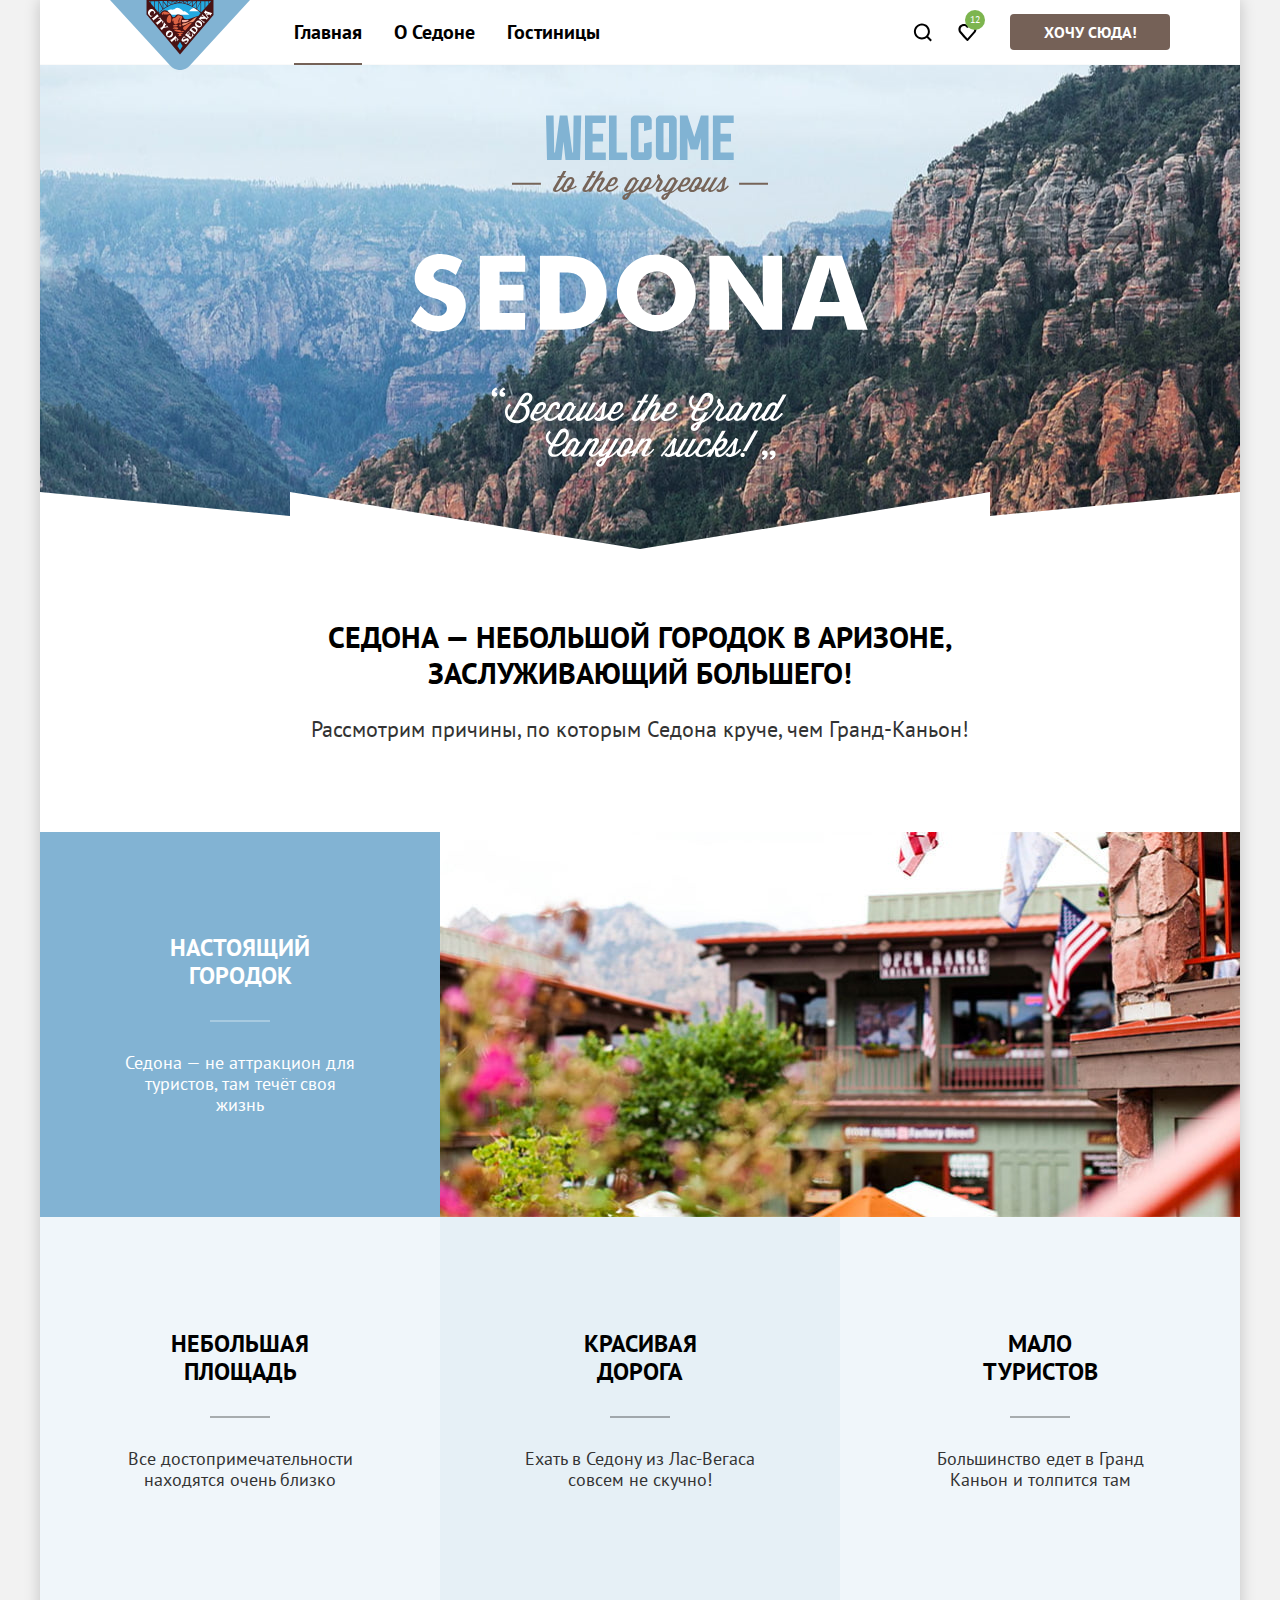
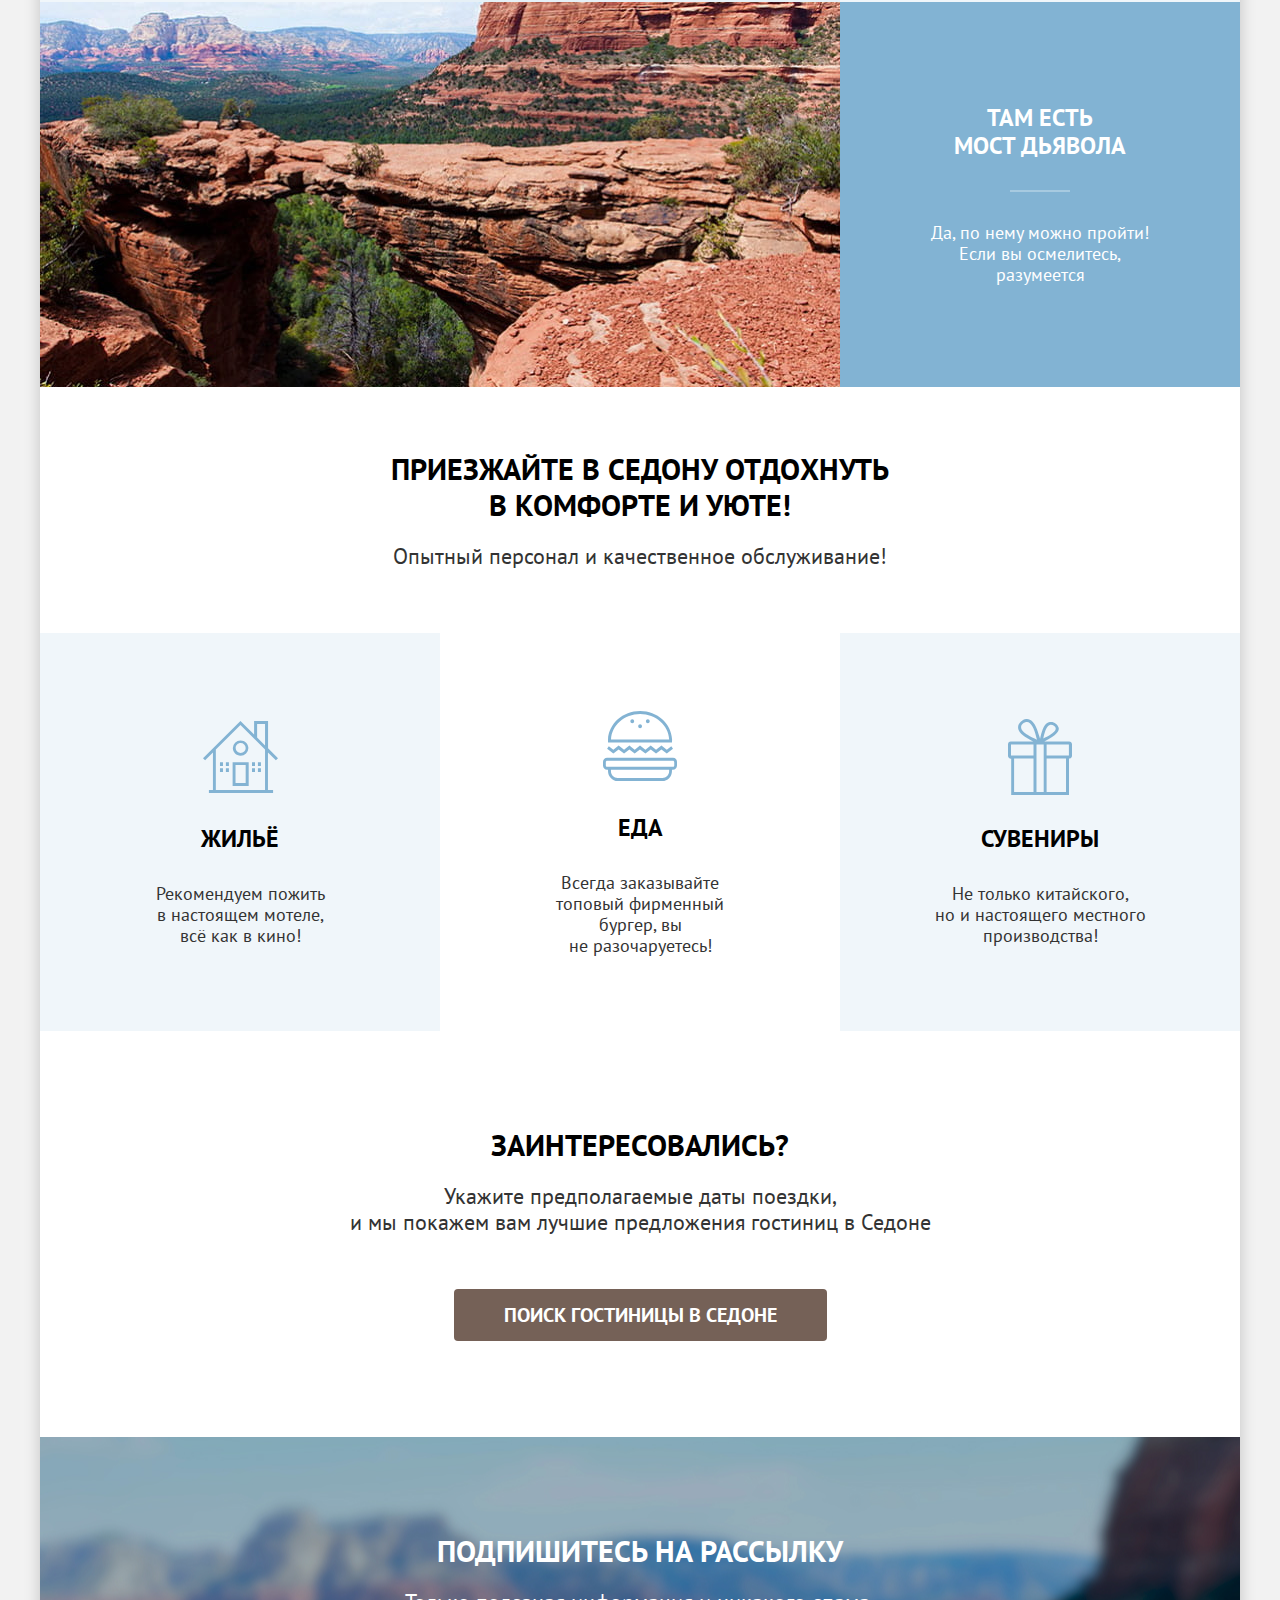
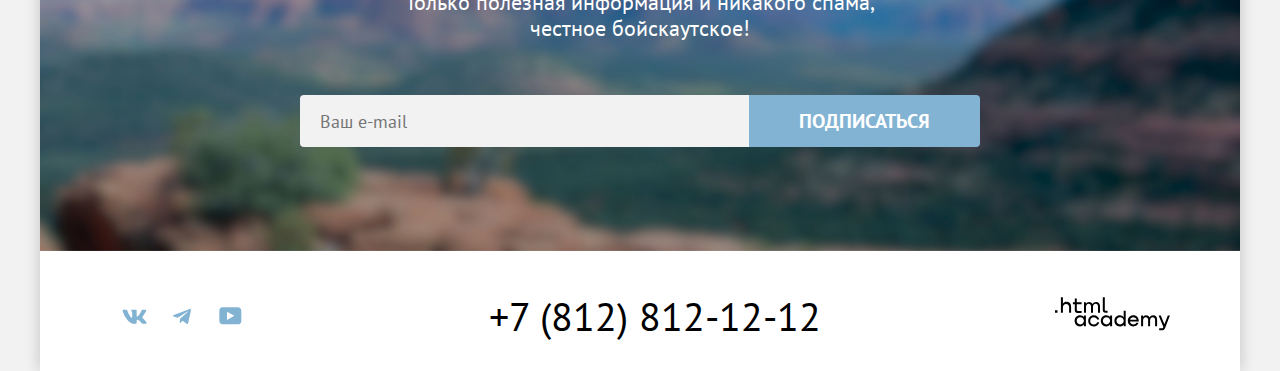
<file: index.html>
<!DOCTYPE html>
<html lang="ru">
  <head>
    <meta charset="utf-8">
    <title>HTML Академия: Седона</title>

    <link rel="icon" href="img/favicon"> 
    
    <link rel="stylesheet" href="style.css">
  </head>
  <body>
     <div class="page">

      <header class="page-header" data-test="header">

        <div class="container">
          <div class="line">

            <a class="logo link" href="index.html">
              <img class="logo-image" src="img/logo.svg" alt="Логотип агрегатора гостиниц Седоны." width="140" height="70">
            </a>

            <nav class="navigation">
              <ul class="navigation-list list navigation-list--menu">
                <li class="navigation-list__item">
                  <a class="navigation-list__link link is-current">Главная</a>
                </li>
                <li class="navigation-list__item">
                  <a class="navigation-list__link link" href="#advantages">О Седоне</a>
                </li>
                <li class="navigation-list__item">
                  <a class="navigation-list__link link" href="catalog.html">Гостиницы</a>
                </li>
              </ul>
              <ul class="navigation-list list navigation-list--user">
                <li class="navigation-list__item">
                  <a class="navigation-list__link navigation-list__link--search link" href="#">
                    <svg xmlns="http://www.w3.org/2000/svg" width="21" height="20" fill="none" viewBox="0 0 21 20"><path fill="currentColor" d="m19.893 18.008-3.7-3.68c1-1.292 1.7-2.983 1.7-4.872 0-4.376-3.6-7.956-8-7.956s-8 3.68-8 8.055c0 4.376 3.6 7.956 8 7.956 1.8 0 3.5-.597 4.9-1.69l3.7 3.679 1.4-1.492Zm-10-2.486c-3.3 0-6-2.685-6-5.967 0-3.282 2.7-5.967 6-5.967s6 2.685 6 5.967c0 3.282-2.7 5.967-6 5.967Z"/></svg>
                    <span class="visually-hidden">
                      Поиск
                    </span>
                  </a>
                </li>
                <li class="navigation-list__item">
                  <a class="navigation-list__link navigation-list__link--favorite link" href="#">
                    <svg xmlns="http://www.w3.org/2000/svg" width="21" height="20" fill="none" viewBox="0 0 21 20"><path fill="currentColor" d="M10.293 19c-.3 0-.6-.1-.8-.4-5.4-6.1-6.7-7.5-7-7.9-.7-.9-1.1-2.1-1.1-3.3 0-3 2.4-5.4 5.5-5.4 1.3 0 2.5.5 3.5 1.3 1-.8 2.3-1.3 3.5-1.3 3 0 5.5 2.4 5.5 5.4 0 1.3-.5 2.5-1.3 3.4l-7 7.9c-.2.2-.4.3-.8.3Zm-6-9.5c.3.4 3.5 4 6.1 6.9l6.2-7c.5-.5.7-1.2.7-2 0-1.8-1.5-3.3-3.3-3.3-1 0-2 .5-2.7 1.3-.3.3-.6.4-.9.4-.3 0-.6-.2-.8-.4-.7-.8-1.7-1.3-2.7-1.3-1.8 0-3.3 1.5-3.3 3.3-.1.9.3 1.6.7 2.1-.1 0-.1 0 0 0Z"/></svg>
                    <span class="visually-hidden">
                      Избранное
                    </span>
                    <span class="count">12</span>
                  </a>
                </li>
              </ul>
              <div class="navigation-button">
                <a class="navigation-button__link button button--small button--color-primary" href="#modal">Хочу сюда!</a>
              </div>
            </nav>

          </div>
        </div>

      </header>

      <main class="main-page" data-test="main">

        <section class="hero" data-test="hero">

          <div class="hero-welcome">
            <h1 class="visually-hidden">Добро пожаловать в Седону!</h1>
            <img class="hero-welcome__img" src="img/welcome.svg" alt="Добро пожаловать в Седону!" width="458" height="352">
          </div>

        </section>

        <section class="advantages" data-test="advantages" id="advantages">
          <h2 class="visually-hidden">Наши преимущества</h2>

          <div class="advantages-text">

            <div class="container">
              <div class="line">

                <div class="wrapper-text">
                  <h2 class="advantages-text__title title section-title">Седона — небольшой городок в Аризоне,<span class="custom-br"></span>заслуживающий большего!</h2>
                  <p class="advantages-text__description section-description">Рассмотрим причины, по которым Седона круче, чем Гранд-Каньон!</p>
                </div>

              </div>
            </div>

          </div>

          <div class="advantages-grid">
            <ul class="advantages-grid__list list">

              <li class="advantages-grid__item advantages-grid__item--image">
                <div class="advantages-grid__text">
                  <div class="wrapper">
                    <h3 class="advantages-grid__title title">Настоящий<span class="custom-br"></span>городок</h3>
                    <p class="advantages-grid__description">Седона — не аттракцион для туристов, там течёт своя жизнь</p>
                  </div>
                </div>
                <img src="img/photo-1.jpg" alt="Вид из окна гостиницы на внутренний двор." width="800" height="385">
              </li>

              <li class="advantages-grid__item">
                <div class="advantages-grid__text">
                  <div class="wrapper">
                    <h3 class="advantages-grid__title title">Небольшая<span class="custom-br"></span>площадь</h3>
                    <p class="advantages-grid__description">Все достопримечательности находятся очень близко</p>
                  </div>
                </div>
              </li>

              <li class="advantages-grid__item">
                <div class="advantages-grid__text">
                  <div class="wrapper">
                    <h3 class="advantages-grid__title title">Красивая<span class="custom-br"></span>дорога</h3>
                    <p class="advantages-grid__description">Ехать в Седону из Лас-Вегаса совсем не скучно!</p>
                  </div>
                </div>
              </li>

              <li class="advantages-grid__item">
                <div class="advantages-grid__text">
                  <div class="wrapper">
                    <h3 class="advantages-grid__title title">Мало<span class="custom-br"></span>туристов</h3>
                    <p class="advantages-grid__description">Большинство едет в Гранд Каньон и толпится там</p>
                  </div>
                </div>
              </li>

              <li class="advantages-grid__item advantages-grid__item--image advantages-grid__item--reverse">
                <div class="advantages-grid__text">
                  <div class="wrapper">
                    <h3 class="advantages-grid__title title">Там есть<span class="custom-br"></span>мост дьявола</h3>
                    <p class="advantages-grid__description">Да, по нему можно пройти! Если вы осмелитесь, разумеется</p>
                  </div>
                </div>
                <img src="img/photo-2.jpg" alt="Фото карьера 'Мост дьявола'." width="800" height="385">
              </li>

            </ul>
          </div>

        </section>

        <section class="service" data-test="service">

          <div class="advantages-slogan">

            <div class="container">
              <div class="line">

                <div class="wrapper-text">
                  <h2 class="advantages-slogan__title title section-title">Приезжайте в Седону отдохнуть<span class="custom-br"></span>в комфорте и уюте!</h2>
                  <p class="advantages-slogan__description section-description">Опытный персонал и качественное обслуживание!</p>
                </div>

              </div>
            </div>

          </div>

          <div class="advantages-service">
            <ul class="advantages-service__list list">

              <li class="advantages-service__item">
                <div class="advantages-service__content">
                  <div class="wrapper">
                    <img class="advantages-service__image" src="img/house.svg" alt="Иконка домика." width="76" height="76">
                    <h3 class="advantages-service__title title">Жильё</h3>
                    <p class="advantages-service__text">Рекомендуем пожить в настоящем мотеле,<span class="custom-br"></span>всё как в кино!</p>
                  </div>
                </div>
              </li>

              <li class="advantages-service__item">
                <div class="advantages-service__content">
                  <div class="wrapper">
                    <img class="advantages-service__image" src="img/food.svg" alt="Иконка бургера." width="76" height="76">
                    <h3 class="advantages-service__title title">Еда</h3>
                    <p class="advantages-service__text">Всегда заказывайте<span class="custom-br"></span>топовый фирменный бургер, вы не разочаруетесь!</p>
                  </div>
                </div>
              </li>

              <li class="advantages-service__item">
                <div class="advantages-service__content">
                  <div class="wrapper">
                    <img class="advantages-service__image" src="img/souvenir.svg" alt="Иконка подарка." width="76" height="76">
                    <h3 class="advantages-service__title title">Сувениры</h3>
                    <p class="advantages-service__text">Не только китайского,<span class="custom-br"></span>но и настоящего местного производства!</p>
                  </div>
                </div>
              </li>

            </ul>
          </div>

        </section>

        <section class="search" data-test="search">

          <div class="container">
            <div class="line">

              <div class="wrapper-text">
                <div class="search-text">
                  <h2 class="search-text__title title section-title">Заинтересовались?</h2>
                  <p class="search-text__description section-description">Укажите предполагаемые даты поездки,<span class="custom-br"></span>и мы покажем вам лучшие предложения гостиниц в Седоне</p>
                </div>
                <div class="search-links">
                  <a class="search-links__link button button--big button--color-primary" href="catalog.html">Поиск гостиницы в Седоне</a>
                </div>
              </div>

            </div>
          </div>

        </section>

        <section class="subscribe" data-test="subscribe">

          <div class="container">
            <div class="line">

              <div class="wrapper-text">
                <div class="subscribe-text">
                  <h2 class="subscribe-text__title title section-title">Подпишитесь на рассылку</h2>
                  <p class="subscribe-text__description section-description">Только полезная информация и никакого спама,<span class="custom-br"></span>честное бойскаутское!</p>
                </div>
                <form class="subscribe-form" action="https://echo.htmlacademy.ru/" method="post">
                  <label class="subscribe-form__label">
                    <input class="subscribe-form__input input" type="email" name="email" placeholder="Ваш e-mail" required>
                  </label>
                  <button class="subscribe-form__button button button--big button--color-accent" type="submit">Подписаться</button>
                </form>
              </div>

            </div>
          </div>

        </section>

      </main>

      <footer class="page-footer" data-test="footer">

        <div class="container">
          <div class="line">

            <div class="social">
              <ul class="social-list list">
                <li class="social-list__item">
                  <a class="social-list__link link" href="#">
                    <svg xmlns="http://www.w3.org/2000/svg" width="25" height="15" fill="none" viewBox="0 0 25 15"><path fill="currentColor" fill-rule="evenodd" d="M24.116 1.804c.166-.546 0-.948-.795-.948h-2.625c-.668 0-.976.347-1.143.73 0 0-1.335 3.196-3.226 5.272-.612.602-.89.793-1.224.793-.167 0-.418-.19-.418-.738V1.804c0-.656-.184-.948-.74-.948H9.817c-.417 0-.668.304-.668.593 0 .621.946.765 1.043 2.513V7.76c0 .833-.153.984-.487.984-.89 0-3.055-3.21-4.34-6.885-.249-.715-.5-1.003-1.172-1.003H1.566c-.75 0-.9.347-.9.73 0 .682.89 4.07 4.145 8.551 2.17 3.06 5.225 4.72 8.008 4.72 1.67 0 1.875-.369 1.875-1.004V11.54c0-.737.158-.884.687-.884.39 0 1.057.192 2.615 1.667 1.78 1.75 2.073 2.533 3.075 2.533h2.625c.75 0 1.126-.368.91-1.096-.238-.724-1.088-1.775-2.215-3.022-.612-.71-1.53-1.475-1.809-1.858-.389-.49-.278-.71 0-1.147 0 0 3.2-4.426 3.533-5.929h.001Z" clip-rule="evenodd"/></svg>
                    <span class="visually-hidden">Вконтакте</span>
                  </a>
                </li>
                <li class="social-list__item">
                  <a class="social-list__link link" href="#">
                    <svg xmlns="http://www.w3.org/2000/svg" width="18" height="16" fill="none" viewBox="0 0 18 16"><path fill="currentColor" d="M16.785.956.84 7.104C-.248 7.541-.24 8.148.64 8.42l4.094 1.277 9.472-5.976c.448-.272.857-.126.52.173l-7.673 6.925H7.05l.002.001-.283 4.22c.414 0 .597-.19.829-.414l1.988-1.934 4.136 3.055c.762.42 1.31.205 1.5-.706l2.715-12.795c.278-1.114-.425-1.618-1.153-1.29Z"/></svg>
                    <span class="visually-hidden">Телеграм</span>
                  </a>
                </li>
                <li class="social-list__item">
                  <a class="social-list__link link" href="#">
                    <svg xmlns="http://www.w3.org/2000/svg" width="23" height="18" fill="none" viewBox="0 0 23 18"><path fill="currentColor" d="M18.94.356H3.507C1.647.356.333 1.95.333 3.756V13.85c0 1.913 1.314 3.506 3.174 3.506H19.16c1.642 0 3.174-1.593 3.174-3.4v-10.2c-.219-1.806-1.532-3.4-3.393-3.4ZM7.995 12.894V4.819l7.333 4.037-7.333 4.038Z"/></svg>
                    <span class="visually-hidden">Youtube</span>
                  </a>
                </li>
              </ul>
            </div>

            <div class="contacts">
              <address class="contacts-address">
                <a class="contacts-address__phone link" href="tel:+78128121212">+7 (812) 812-12-12</a>
              </address>
            </div>

            <div class="footer-logo">
              <a class="footer-logo__link link" href="https://htmlacademy.ru/" aria-label="Ссылка на сайт Академии.">
                <svg xmlns="http://www.w3.org/2000/svg" class="footer-logo__image"  width="115" height="34" fill="none" viewBox="0 0 115 34"><path fill="currentColor" d="M0 13.256v2.6h2.5v-2.6H0Zm11.6-8.4c-1.6 0-2.8.7-3.6 1.7h-.1v-6.2h-2v15.5h2v-5.3c0-2.1 1.3-3.6 3.3-3.6 1.8 0 2.9 1.4 2.9 3.2v5.7h2v-6.1c.1-3-1.8-4.9-4.5-4.9Zm15 .3h-4.8v-3.7h-2v3.8h-1.9v2h1.9v6c0 1.7 1 2.7 2.7 2.7h4.1v-2h-3.7c-.7 0-1.1-.4-1.1-1.1v-5.7h4.8v-2Zm14.5-.2c-1.6 0-2.9.8-3.5 2.1h-.1c-.6-1.2-1.8-2.1-3.4-2.1-1.4 0-2.5.8-3.1 1.8h-.1v-1.6H29v10.6h2v-5.4c0-2 1-3.5 2.6-3.5 1.5 0 2.4 1 2.4 2.6v6.3h2v-5.6c0-2.4 1.4-3.3 2.6-3.3 1.5 0 2.4 1 2.4 2.6v6.3h2v-6.5c.1-2.5-1.4-4.3-3.9-4.3Zm6.7 8.1c0 1.7 1 2.7 2.8 2.7h2v-2h-1.7c-.7 0-1.1-.4-1.1-1.1V.356h-2v12.7Zm-18.9 7c-.9-1.1-2.2-1.8-3.9-1.8-3.1 0-5.4 2.3-5.4 5.6s2.3 5.6 5.4 5.6c1.8 0 3-.8 3.8-1.9h.1v1.6h2v-10.6h-2v1.5Zm-3.6 7.4c-2.2 0-3.6-1.6-3.6-3.6s1.4-3.6 3.6-3.6 3.6 1.6 3.6 3.6c0 1.9-1.4 3.6-3.6 3.6Zm18.9-5.1c-.5-2.4-2.6-4.1-5.4-4.1-3.4 0-5.6 2.5-5.6 5.6 0 3.1 2.2 5.6 5.6 5.6 2.8 0 4.9-1.8 5.4-4.2h-2.1c-.4 1.3-1.7 2.3-3.3 2.3-2.2 0-3.6-1.6-3.6-3.6s1.4-3.6 3.6-3.6c1.6 0 2.8 1 3.3 2.2h2.1v-.2Zm10.9-2.3c-.9-1.1-2.2-1.8-3.9-1.8-3.1 0-5.4 2.3-5.4 5.6s2.3 5.6 5.4 5.6c1.8 0 3-.8 3.8-1.9h.1v1.6h2v-10.6h-2v1.5Zm-3.6 7.4c-2.2 0-3.6-1.6-3.6-3.6s1.4-3.6 3.6-3.6 3.6 1.6 3.6 3.6c0 1.9-1.5 3.6-3.6 3.6Zm17.2-7.3c-.9-1.1-2.2-1.9-3.9-1.9-3.1 0-5.4 2.3-5.4 5.6s2.2 5.6 5.4 5.6c1.7 0 3-.8 3.8-1.8h.1v1.5h2v-15.4h-2v6.4Zm-3.6 7.3c-2.2 0-3.6-1.6-3.6-3.6s1.4-3.6 3.6-3.6 3.6 1.6 3.6 3.6c-.1 2-1.5 3.6-3.6 3.6Zm13.2-9.2c-3.3 0-5.5 2.5-5.5 5.6 0 3 2.1 5.6 5.5 5.6 2.5 0 4.5-1.3 5.2-3.6h-2.1c-.5 1-1.6 1.6-3 1.6-1.9 0-3.3-1.3-3.4-2.9h8.8c.2-3.6-2-6.3-5.5-6.3Zm0 1.9c1.7 0 3 1 3.3 2.6h-6.5c.3-1.5 1.5-2.6 3.2-2.6Zm19.9-1.9c-1.6 0-2.9.8-3.6 2h-.1c-.6-1.2-1.8-2-3.4-2-1.4 0-2.5.7-3.1 1.8v-1.5h-1.9v10.6h2v-5.4c0-2 1-3.4 2.6-3.5 1.5 0 2.4 1 2.4 2.6v6.3h2v-5.6c0-2.4 1.4-3.3 2.6-3.3 1.5 0 2.4 1 2.4 2.6v6.3h2v-6.5c.1-2.6-1.4-4.4-3.9-4.4Zm11.2 9.1-3.6-8.9h-2.2l4.8 11.6c-.3.9-.7 1.2-1.7 1.2h-2.5v2h2.5c1.8 0 2.8-.8 3.5-2.6l4.7-12.2h-2.1l-3.4 8.9Z"/></svg>
              </a>
            </div>

          </div>
        </div>

      </footer>
 <div class="modal-container" id="modal">
        <div class="modal modal-search" data-test="modal">

          <section class="modal-content">
            <h2 class="modal-content__title section-title">Поиск гостиницы в Седоне</h2>
            <form class="modal-content__form" action="https://echo.htmlacademy.ru/" method="post">
              <div class="modal-content__field modal-content__field--date field-group">
                <label class="field-group__label" for="date-start">Дата Заезда:</label>
                <div class="field-group__input">
                  <input id="date-start" class="input input--date" type="text" name="date-start" placeholder="Укажите дату" value="27 апреля 2020">
                  <span class="alert alert--error">Мы не можем отправить вас в прошлое.</span>
                </div>
              </div>
              <div class="modal-content__field modal-content__field--date field-group">
                <label class="field-group__label" for="date-end">Дата Выезда:</label>
                <div class="field-group__input">
                  <input id="date-end" class="input input--date" type="text" name="date-end" placeholder="Укажите дату" value="1 сентября 2021">
                  <span class="alert">На эти даты есть свободные номера. Пока есть.</span>
                </div>
              </div>
              <div class="modal-content__field field-group">
                <label class="field-group__label" for="older">Взрослые:</label>
                <div class="field-group__input field-group__input--quantity">
                  <button class="quantity-button button quantity-button--less" type="button">
                    <span class="visually-hidden">Уменьшить количество взрослых</span>
                    <svg xmlns="http://www.w3.org/2000/svg" width="20" height="20" fill="none" viewBox="0 0 20 20"><path fill="currentColor" d="M3 9v2h14V9H3Z"/></svg>
                  </button>
                  <input id="older" class="modal-content__input input input--number" type="number" name="older" value="2" max="99">
                  <button class="quantity-button button quantity-button--more" type="button">
                    <span class="visually-hidden">Добавить взрослого</span>
                    <svg xmlns="http://www.w3.org/2000/svg" width="20" height="20" fill="none" viewBox="0 0 20 20"><path fill="currentColor" d="M17 9h-6V3H9v6H3v2h6v6h2v-6h6V9Z"/></svg>
                  </button>
                </div>
              </div>
              <div class="modal-content__field field-group">
                <div class="field-group__wrapper">
                  <label class="field-group__label" for="children">Дети:</label>
                  <span class="field-group__tooltip tooltip">
                    <button class="tooltip-button button" type="button" aria-labelledby="tooltip-label-date">
                      <svg xmlns="http://www.w3.org/2000/svg" width="26" height="26" fill="none" viewBox="0 0 26 26"><circle cx="13.22" cy="13" r="13" fill="#83B3D3"/><path fill="#fff" fill-rule="evenodd" d="M12.22 7h2v2h-2V7Zm2 12h-2v-9h2v9Z" clip-rule="evenodd"/></svg>
                    </button>
                    <span class="tooltip-text" role="tooltip" id="tooltip-label-date">Укажите количество детей, которые будут с вами, возраст которых от 6 до 18 лет. Дети до 6 лет размещаются бесплатно.</span>
                  </span>
                </div>
                <div class="field-group__input field-group__input--quantity">
                  <button class="quantity-button button quantity-button--less" type="button">
                    <span class="visually-hidden">Уменьшить количество детей</span>
                    <svg xmlns="http://www.w3.org/2000/svg" width="20" height="20" fill="none" viewBox="0 0 20 20"><path fill="currentColor" d="M3 9v2h14V9H3Z"/></svg>
                  </button>
                  <input id="children" class="modal-content__input input input--number" type="number" name="children" value="2" max="99">
                  <button class="quantity-button button quantity-button--more" type="button">
                    <span class="visually-hidden">Добавить ребёнка</span>
                    <svg xmlns="http://www.w3.org/2000/svg" width="20" height="20" fill="none" viewBox="0 0 20 20"><path fill="currentColor" d="M17 9h-6V3H9v6H3v2h6v6h2v-6h6V9Z"/></svg>
                  </button>
                </div>
              </div>
              <button class="modal-content__button button button--small button--color-accent">Найти</button>
            </form>
          </section>

          <button class="modal-close button">
            <span class="visually-hidden">Закрыть модальное окно</span>
            <svg xmlns="http://www.w3.org/2000/svg" width="20" height="20" fill="none" viewBox="0 0 20 20"><path fill="#000" d="M17.71 4.783 16.418 3.49 10.71 9.198 5.002 3.491 3.71 4.783l5.708 5.708-5.708 5.707 1.292 1.293 5.708-5.708 5.708 5.708 1.292-1.293-5.708-5.707 5.708-5.708Z"/></svg>
          </button>

        </div>
      </div>

    </div>

  </body>
</html>
</file>
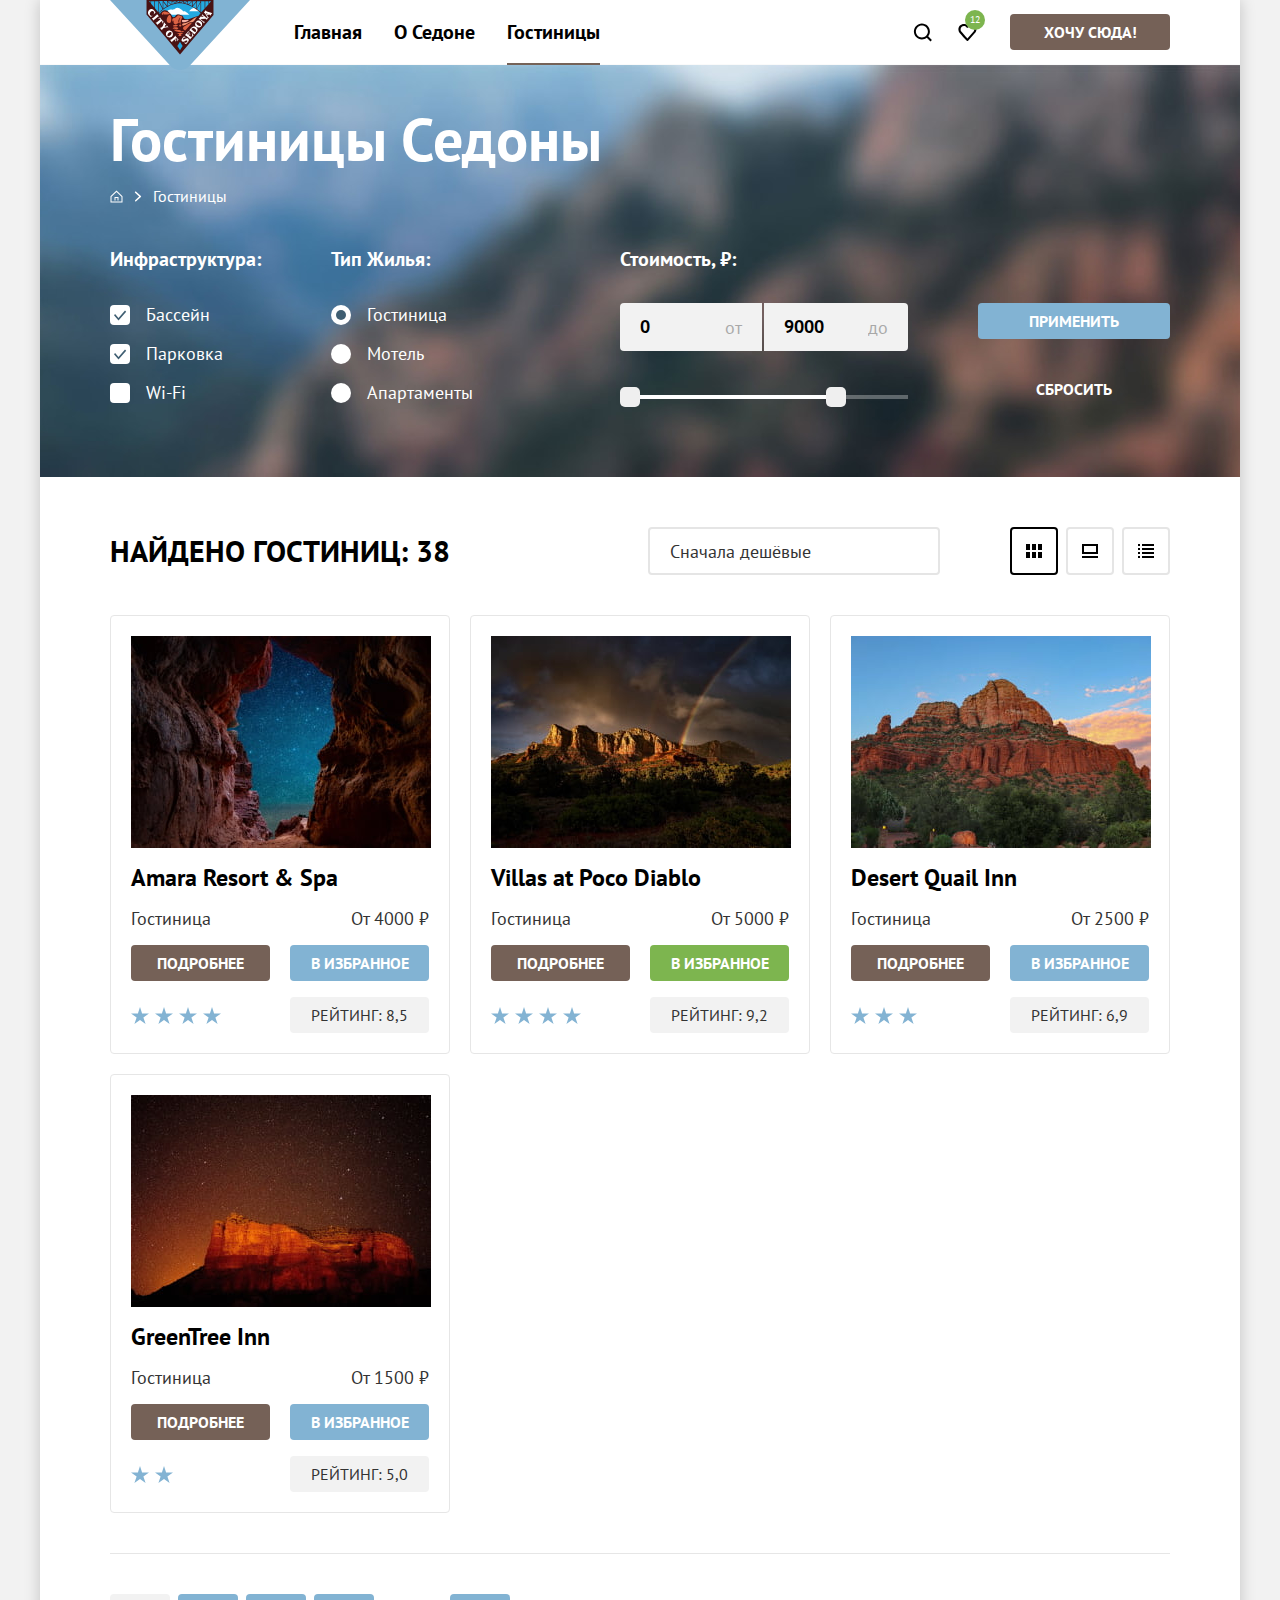
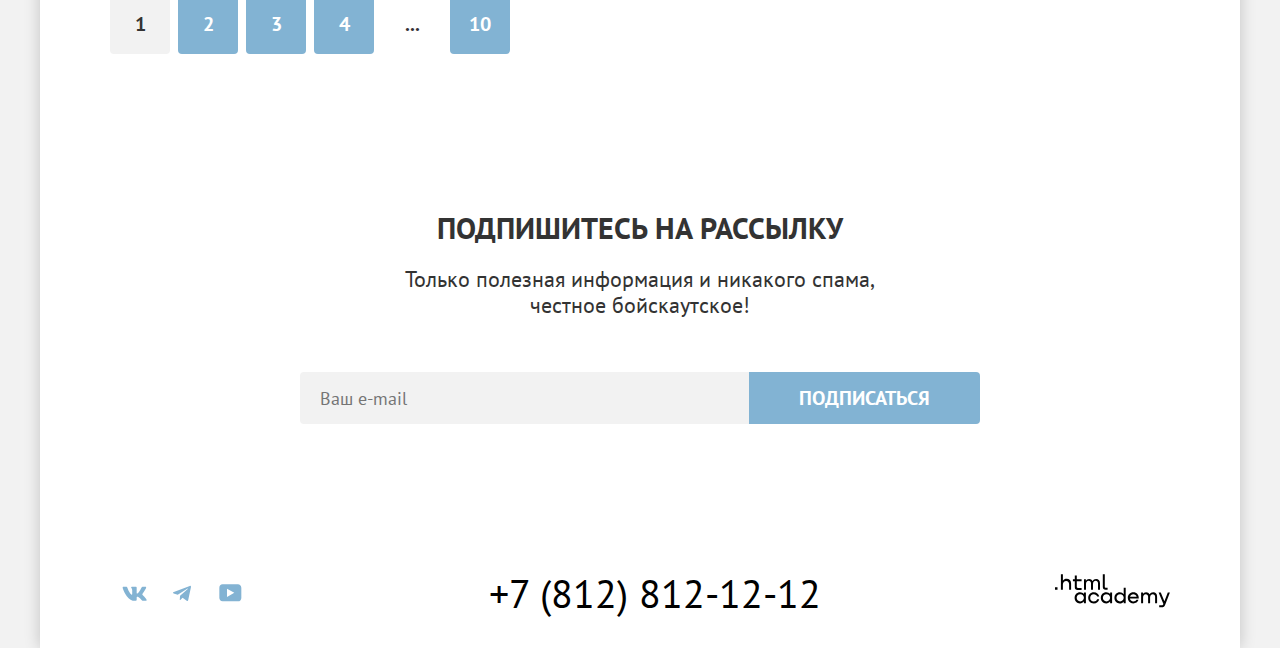
<file: catalog.html>
<!DOCTYPE html>
<html lang="ru">
  <head>
    <meta charset="utf-8">
    <title>HTML Academy: Седона</title>

    <link rel="icon" href="img/favicon"> 
    
    <link rel="stylesheet" href="style.css">
  </head>
  <body>

    <div class="page">

      <header class="page-header" data-test="header">

        <div class="container">
          <div class="line">

            <a class="logo link" href="#">
              <img class="logo-image" src="img/logo.svg" alt="Логотип агрегатора гостиниц Седоны." width="140" height="70">
            </a>

            <nav class="navigation">
              <ul class="navigation-list list navigation-list--menu">
                <li class="navigation-list__item">
                  <a class="navigation-list__link link" href="index.html">Главная</a>
                </li>
                <li class="navigation-list__item">
                  <a class="navigation-list__link link" href="index.html#advantages">О Седоне</a>
                </li>
                <li class="navigation-list__item">
                  <a class="navigation-list__link link is-current">Гостиницы</a>
                </li>
              </ul>
              <ul class="navigation-list list navigation-list--user">
                <li class="navigation-list__item">
                  <a class="navigation-list__link navigation-list__link--search link" href="#">
                    <svg xmlns="http://www.w3.org/2000/svg" width="21" height="20" fill="none" viewBox="0 0 21 20"><path fill="currentColor" d="m19.893 18.008-3.7-3.68c1-1.292 1.7-2.983 1.7-4.872 0-4.376-3.6-7.956-8-7.956s-8 3.68-8 8.055c0 4.376 3.6 7.956 8 7.956 1.8 0 3.5-.597 4.9-1.69l3.7 3.679 1.4-1.492Zm-10-2.486c-3.3 0-6-2.685-6-5.967 0-3.282 2.7-5.967 6-5.967s6 2.685 6 5.967c0 3.282-2.7 5.967-6 5.967Z"/></svg>
                    <span class="visually-hidden">
                      Поиск
                    </span>
                  </a>
                </li>
                <li class="navigation-list__item">
                  <a class="navigation-list__link navigation-list__link--favorite link" href="#">
                    <svg xmlns="http://www.w3.org/2000/svg" width="21" height="20" fill="none" viewBox="0 0 21 20"><path fill="currentColor" d="M10.293 19c-.3 0-.6-.1-.8-.4-5.4-6.1-6.7-7.5-7-7.9-.7-.9-1.1-2.1-1.1-3.3 0-3 2.4-5.4 5.5-5.4 1.3 0 2.5.5 3.5 1.3 1-.8 2.3-1.3 3.5-1.3 3 0 5.5 2.4 5.5 5.4 0 1.3-.5 2.5-1.3 3.4l-7 7.9c-.2.2-.4.3-.8.3Zm-6-9.5c.3.4 3.5 4 6.1 6.9l6.2-7c.5-.5.7-1.2.7-2 0-1.8-1.5-3.3-3.3-3.3-1 0-2 .5-2.7 1.3-.3.3-.6.4-.9.4-.3 0-.6-.2-.8-.4-.7-.8-1.7-1.3-2.7-1.3-1.8 0-3.3 1.5-3.3 3.3-.1.9.3 1.6.7 2.1-.1 0-.1 0 0 0Z"/></svg>
                    <span class="visually-hidden">
                      Избранное
                    </span>
                    <span class="count">12</span>
                  </a>
                </li>
              </ul>
              <div class="navigation-button">
                <a class="navigation-button__link button button--small button--color-primary" href="#modal">Хочу сюда!</a>
              </div>
            </nav>

          </div>
        </div>

      </header>

      <main class="inner-page" data-test="main">

        <section class="filter">

          <div class="container">
            <div class="line">

              <header class="filter-header">
                <h1 class="filter-header__title title">Гостиницы Седоны</h1>
                <ol class="filter-header__breadcrumbs breadcrumbs-list list">
                  <li class="breadcrumbs-list__item">
                    <a class="breadcrumbs-list__link breadcrumbs-list__link--home link" href="index.html">
                      <span class="visually-hidden">На главную</span>
                    </a>
                  </li>
                  <li class="breadcrumbs-list__item">
                    <a class="breadcrumbs-list__link link is-current">Гостиницы</a>
                  </li>
                </ol>
              </header>

              <form class="filter-form" action="https://echo.htmlacademy.ru/" method="post" data-test="filter">

                <fieldset class="filter-form__group filter-form__group--box">
                  <legend class="filter-form__title">Инфраструктура:</legend>
                  <ul class="filter-form__list list">
                    <li class="filter-form__item">
                      <label class="filter-form__label">
                        <input class="checkbox visually-hidden" type="checkbox" name="pool" checked>
                        <span class="checkbox-mark mark"></span>
                        <span class="checkbox-text">Бассейн</span>
                      </label>
                    </li>
                    <li class="filter-form__item">
                      <label class="filter-form__label">
                        <input class="checkbox visually-hidden" type="checkbox" name="parking" checked>
                        <span class="checkbox-mark mark"></span>
                        <span class="checkbox-text">Парковка</span>
                      </label>
                    </li>
                    <li class="filter-form__item">
                      <label class="filter-form__label">
                        <input class="checkbox visually-hidden" type="checkbox" name="wifi">
                        <span class="checkbox-mark mark"></span>
                        <span class="checkbox-text">Wi-Fi</span>
                      </label>
                    </li>
                  </ul>
                </fieldset>

                <fieldset class="filter-form__group filter-form__group--radio">
                  <legend class="filter-form__title">Тип Жилья:</legend>
                  <ul class="filter-form__list list">
                    <li class="filter-form__item">
                      <label class="filter-form__label">
                        <input class="radio visually-hidden" type="radio" name="hotel-type" value="hotel" checked>
                        <span class="radio-mark mark"></span>
                        <span class="radio-text">Гостиница</span>
                      </label>
                    </li>
                    <li class="filter-form__item">
                      <label class="filter-form__label">
                        <input class="radio visually-hidden" type="radio" name="hotel-type" value="motel">
                        <span class="radio-mark mark"></span>
                        <span class="radio-text">Мотель</span>
                      </label>
                    </li>
                    <li class="filter-form__item">
                      <label class="filter-form__label">
                        <input class="radio visually-hidden" type="radio" name="hotel-type" value="apartaments">
                        <span class="radio-mark mark"></span>
                        <span class="radio-text">Апартаменты</span>
                      </label>
                    </li>
                  </ul>
                </fieldset>

                <fieldset class="filter-form__group filter-form__group--price">
                  <legend class="filter-form__title">Стоимость, ₽:</legend>
                  <div class="filter-form__range range">
                    <div class="range-inputs">
                      <label class="range-inputs__label range-inputs__label--min">
                        <input class="input" type="text" name="min" value="0" placeholder="от">
                        <span>от</span>
                      </label>
                      <label class="range-inputs__label range-inputs__label--max">
                        <input class="input" type="text" name="max" value="9000">
                        <span>до</span>
                      </label>
                    </div>
                    <div class="range-scale">
                      <div class="range-scale__bar" style="left: 0; width: 226px;">
                        <button class="range-scale__toggle button range-scale__toggle--min" type="button">
                          <span class="visually-hidden">Изменить минимальную цену</span>
                        </button>
                        <button class="range-scale__toggle button range-scale__toggle--max" type="button">
                          <span class="visually-hidden">Изменить максимальную цену</span>
                        </button>
                      </div>
                    </div>
                  </div>
                </fieldset>

                <div class="filter-form__buttons">
                  <button class="submit button button--small button--color-accent" type="submit">Применить</button>
                  <button class="reset button button--small button--color-transparent" type="reset">Сбросить</button>
                </div>

              </form>

            </div>
          </div>

        </section>

        <section class="catalog" data-test="catalog">

          <div class="container">
            <div class="line">

              <header class="catalog-header">
                <h2 class="catalog-header__title title">Найдено гостиниц: <output>38</output></h2>
                <select class="catalog-header__sorting select" name="sorting" id="sorting">
                  <option value="cheap" label="Сначала дешёвые">Сначала дешёвые</option>
                  <option value="expensive" label="Сначала дорогие">Сначала дорогие</option>
                </select>
                <ul class="catalog-header__view view-list list">
                  <li class="view-list__item view-list__item--grid">
                    <a class="view-list__button is-current" href="#">
                      <img src="img/grid-mode.svg" alt="Сетка." width="16" height="14">
                      <span class="visually-hidden">Показать сетку</span>
                    </a>
                  </li>
                  <li class="view-list__item view-list__item--column">
                    <a class="view-list__button" href="#">
                      <img src="img/column-mode.svg" alt="Колонка." width="16" height="14">
                      <span class="visually-hidden">Показать колонку</span>
                    </a>
                  </li>
                  <li class="view-list__item view-list__item--listing">
                    <a class="view-list__button" href="#">
                      <img src="img/list-mode.svg" alt="Список." width="16" height="14">
                      <span class="visually-hidden">Показать список</span>
                    </a>
                  </li>
                </ul>
              </header>

              <ul class="catalog-product list">
                <li class="catalog-product__item">
                  <article class="catalog-product__card card">
                    <a class="card-link link" href="#">
                      <img class="card-link__image" src="img/hotel-1.jpg" alt="" width="300" height="212">
                      <h3 class="card-link__title title">Amara Resort & Spa</h3>
                    </a>
                    <div class="card-info">
                      <span class="card-info__text">Гостиница</span>
                      <b class="card-info__price">От 4000 ₽</b>
                    </div>
                    <div class="card-buttons">
                      <a class="card-buttons__link button button--small button--color-primary" href="#">Подробнее</a>
                      <button class="card-buttons__favorite button button--small button--color-accent">В избранное</button>
                      <div class="card-buttons__stars stars-4">
                      </div>
                      <span class="card-buttons__rating button">Рейтинг: 8,5</span>
                    </div>
                  </article>
                </li>
                <li class="catalog-product__item">
                  <article class="catalog-product__card card">
                    <a class="card-link link" href="#">
                      <img class="card-link__image" src="img/hotel-2.jpg" alt="" width="300" height="212">
                      <h3 class="card-link__title title">Villas at Poco Diablo</h3>
                    </a>
                    <div class="card-info">
                      <span class="card-info__text">Гостиница</span>
                      <b class="card-info__price">От 5000 ₽</b>
                    </div>
                    <div class="card-buttons">
                      <a class="card-buttons__link button button--small button--color-primary" href="#">Подробнее</a>
                      <button class="card-buttons__favorite button button--small button--color-accent is-current">В избранное</button>
                      <div class="card-buttons__stars stars-4">
                      </div>
                      <span class="card-buttons__rating button">Рейтинг: 9,2</span>
                    </div>
                  </article>
                </li>
                <li class="catalog-product__item">
                  <article class="catalog-product__card card">
                    <a class="card-link link" href="#">
                      <img class="card-link__image" src="img/hotel-3.jpg" alt="" width="300" height="212">
                      <h3 class="card-link__title title">Desert Quail Inn</h3>
                    </a>
                    <div class="card-info">
                      <span class="card-info__text">Гостиница</span>
                      <b class="card-info__price">От 2500 ₽</b>
                    </div>
                    <div class="card-buttons">
                      <a class="card-buttons__link button button--small button--color-primary" href="#">Подробнее</a>
                      <button class="card-buttons__favorite button button--small button--color-accent">В избранное</button>
                      <div class="card-buttons__stars stars-3">
                      </div>
                      <span class="card-buttons__rating button">Рейтинг: 6,9</span>
                    </div>
                  </article>
                </li>
                <li class="catalog-product__item">
                  <article class="catalog-product__card card">
                    <a class="card-link link" href="#">
                      <img class="card-link__image" src="img/hotel-4.jpg" alt="" width="300" height="212">
                      <h3 class="card-link__title title">GreenTree Inn</h3>
                    </a>
                    <div class="card-info">
                      <span class="card-info__text">Гостиница</span>
                      <b class="card-info__price">От 1500 ₽</b>
                    </div>
                    <div class="card-buttons">
                      <a class="card-buttons__link button button--small button--color-primary" href="#">Подробнее</a>
                      <button class="card-buttons__favorite button button--small button--color-accent">В избранное</button>
                      <div class="card-buttons__stars stars-2">
                      </div>
                      <span class="card-buttons__rating button">Рейтинг: 5,0</span>
                    </div>
                  </article>
                </li>
              </ul>

              <footer class="pagination">
                <ul class="pagination-list list">
                  <li class="pagination-list__item">
                    <a class="pagination-list__link button button--color-accent is-current">1</a>
                  </li>
                  <li class="pagination-list__item">
                    <a class="pagination-list__link button button--color-accent" href="#">2</a>
                  </li>
                  <li class="pagination-list__item">
                    <a class="pagination-list__link button button--color-accent" href="#">3</a>
                  </li>
                  <li class="pagination-list__item">
                    <a class="pagination-list__link button button--color-accent" href="#">4</a>
                  </li>
                  <li class="pagination-list__item">
                    <a class="pagination-list__link button button--color-accent is-more" href="#">...</a>
                  </li>
                  <li class="pagination-list__item">
                    <a class="pagination-list__link button button--color-accent" href="#">10</a>
                  </li>
                </ul>
              </footer>

            </div>
          </div>

        </section>

        <section class="subscribe" data-test="subscribe">

          <div class="container">
            <div class="line">

              <div class="wrapper-text">
                <div class="subscribe-text">
                  <h2 class="subscribe-text__title title section-title">Подпишитесь на рассылку</h2>
                  <p class="subscribe-text__description section-description">Только полезная информация и никакого спама,<span class="custom-br"></span>честное бойскаутское!</p>
                </div>
                <form class="subscribe-form" action="https://echo.htmlacademy.ru/" method="post">
                  <label class="subscribe-form__label">
                    <input class="subscribe-form__input input" type="email" name="email" placeholder="Ваш e-mail" required>
                  </label>
                  <button class="subscribe-form__button button button--big button--color-accent" type="submit">Подписаться</button>
                </form>
              </div>

            </div>
          </div>

        </section>

      </main>

      <footer class="page-footer" data-test="footer">

        <div class="container">
          <div class="line">

            <div class="social">
              <ul class="social-list list">
                <li class="social-list__item">
                  <a class="social-list__link link" href="#">
                    <svg xmlns="http://www.w3.org/2000/svg" width="25" height="15" fill="none" viewBox="0 0 25 15"><path fill="currentColor" fill-rule="evenodd" d="M24.116 1.804c.166-.546 0-.948-.795-.948h-2.625c-.668 0-.976.347-1.143.73 0 0-1.335 3.196-3.226 5.272-.612.602-.89.793-1.224.793-.167 0-.418-.19-.418-.738V1.804c0-.656-.184-.948-.74-.948H9.817c-.417 0-.668.304-.668.593 0 .621.946.765 1.043 2.513V7.76c0 .833-.153.984-.487.984-.89 0-3.055-3.21-4.34-6.885-.249-.715-.5-1.003-1.172-1.003H1.566c-.75 0-.9.347-.9.73 0 .682.89 4.07 4.145 8.551 2.17 3.06 5.225 4.72 8.008 4.72 1.67 0 1.875-.369 1.875-1.004V11.54c0-.737.158-.884.687-.884.39 0 1.057.192 2.615 1.667 1.78 1.75 2.073 2.533 3.075 2.533h2.625c.75 0 1.126-.368.91-1.096-.238-.724-1.088-1.775-2.215-3.022-.612-.71-1.53-1.475-1.809-1.858-.389-.49-.278-.71 0-1.147 0 0 3.2-4.426 3.533-5.929h.001Z" clip-rule="evenodd"/></svg>
                    <span class="visually-hidden">Вконтакте</span>
                  </a>
                </li>
                <li class="social-list__item">
                  <a class="social-list__link link" href="#">
                    <svg xmlns="http://www.w3.org/2000/svg" width="18" height="16" fill="none" viewBox="0 0 18 16"><path fill="currentColor" d="M16.785.956.84 7.104C-.248 7.541-.24 8.148.64 8.42l4.094 1.277 9.472-5.976c.448-.272.857-.126.52.173l-7.673 6.925H7.05l.002.001-.283 4.22c.414 0 .597-.19.829-.414l1.988-1.934 4.136 3.055c.762.42 1.31.205 1.5-.706l2.715-12.795c.278-1.114-.425-1.618-1.153-1.29Z"/></svg>
                    <span class="visually-hidden">Телеграм</span>
                  </a>
                </li>
                <li class="social-list__item">
                  <a class="social-list__link link" href="#">
                    <svg xmlns="http://www.w3.org/2000/svg" width="23" height="18" fill="none" viewBox="0 0 23 18"><path fill="currentColor" d="M18.94.356H3.507C1.647.356.333 1.95.333 3.756V13.85c0 1.913 1.314 3.506 3.174 3.506H19.16c1.642 0 3.174-1.593 3.174-3.4v-10.2c-.219-1.806-1.532-3.4-3.393-3.4ZM7.995 12.894V4.819l7.333 4.037-7.333 4.038Z"/></svg>
                    <span class="visually-hidden">Youtube</span>
                  </a>
                </li>
              </ul>
            </div>

            <div class="contacts">
              <address class="contacts-address">
                <a class="contacts-address__phone link" href="tel:+78128121212">+7 (812) 812-12-12</a>
              </address>
            </div>

            <div class="footer-logo">
              <a class="footer-logo__link link" href="https://htmlacademy.ru/" aria-label="Ссылка на сайт Академии.">
                <svg xmlns="http://www.w3.org/2000/svg" class="footer-logo__image" width="115" height="34" fill="none" viewBox="0 0 115 34"><path fill="currentColor" d="M0 13.256v2.6h2.5v-2.6H0Zm11.6-8.4c-1.6 0-2.8.7-3.6 1.7h-.1v-6.2h-2v15.5h2v-5.3c0-2.1 1.3-3.6 3.3-3.6 1.8 0 2.9 1.4 2.9 3.2v5.7h2v-6.1c.1-3-1.8-4.9-4.5-4.9Zm15 .3h-4.8v-3.7h-2v3.8h-1.9v2h1.9v6c0 1.7 1 2.7 2.7 2.7h4.1v-2h-3.7c-.7 0-1.1-.4-1.1-1.1v-5.7h4.8v-2Zm14.5-.2c-1.6 0-2.9.8-3.5 2.1h-.1c-.6-1.2-1.8-2.1-3.4-2.1-1.4 0-2.5.8-3.1 1.8h-.1v-1.6H29v10.6h2v-5.4c0-2 1-3.5 2.6-3.5 1.5 0 2.4 1 2.4 2.6v6.3h2v-5.6c0-2.4 1.4-3.3 2.6-3.3 1.5 0 2.4 1 2.4 2.6v6.3h2v-6.5c.1-2.5-1.4-4.3-3.9-4.3Zm6.7 8.1c0 1.7 1 2.7 2.8 2.7h2v-2h-1.7c-.7 0-1.1-.4-1.1-1.1V.356h-2v12.7Zm-18.9 7c-.9-1.1-2.2-1.8-3.9-1.8-3.1 0-5.4 2.3-5.4 5.6s2.3 5.6 5.4 5.6c1.8 0 3-.8 3.8-1.9h.1v1.6h2v-10.6h-2v1.5Zm-3.6 7.4c-2.2 0-3.6-1.6-3.6-3.6s1.4-3.6 3.6-3.6 3.6 1.6 3.6 3.6c0 1.9-1.4 3.6-3.6 3.6Zm18.9-5.1c-.5-2.4-2.6-4.1-5.4-4.1-3.4 0-5.6 2.5-5.6 5.6 0 3.1 2.2 5.6 5.6 5.6 2.8 0 4.9-1.8 5.4-4.2h-2.1c-.4 1.3-1.7 2.3-3.3 2.3-2.2 0-3.6-1.6-3.6-3.6s1.4-3.6 3.6-3.6c1.6 0 2.8 1 3.3 2.2h2.1v-.2Zm10.9-2.3c-.9-1.1-2.2-1.8-3.9-1.8-3.1 0-5.4 2.3-5.4 5.6s2.3 5.6 5.4 5.6c1.8 0 3-.8 3.8-1.9h.1v1.6h2v-10.6h-2v1.5Zm-3.6 7.4c-2.2 0-3.6-1.6-3.6-3.6s1.4-3.6 3.6-3.6 3.6 1.6 3.6 3.6c0 1.9-1.5 3.6-3.6 3.6Zm17.2-7.3c-.9-1.1-2.2-1.9-3.9-1.9-3.1 0-5.4 2.3-5.4 5.6s2.2 5.6 5.4 5.6c1.7 0 3-.8 3.8-1.8h.1v1.5h2v-15.4h-2v6.4Zm-3.6 7.3c-2.2 0-3.6-1.6-3.6-3.6s1.4-3.6 3.6-3.6 3.6 1.6 3.6 3.6c-.1 2-1.5 3.6-3.6 3.6Zm13.2-9.2c-3.3 0-5.5 2.5-5.5 5.6 0 3 2.1 5.6 5.5 5.6 2.5 0 4.5-1.3 5.2-3.6h-2.1c-.5 1-1.6 1.6-3 1.6-1.9 0-3.3-1.3-3.4-2.9h8.8c.2-3.6-2-6.3-5.5-6.3Zm0 1.9c1.7 0 3 1 3.3 2.6h-6.5c.3-1.5 1.5-2.6 3.2-2.6Zm19.9-1.9c-1.6 0-2.9.8-3.6 2h-.1c-.6-1.2-1.8-2-3.4-2-1.4 0-2.5.7-3.1 1.8v-1.5h-1.9v10.6h2v-5.4c0-2 1-3.4 2.6-3.5 1.5 0 2.4 1 2.4 2.6v6.3h2v-5.6c0-2.4 1.4-3.3 2.6-3.3 1.5 0 2.4 1 2.4 2.6v6.3h2v-6.5c.1-2.6-1.4-4.4-3.9-4.4Zm11.2 9.1-3.6-8.9h-2.2l4.8 11.6c-.3.9-.7 1.2-1.7 1.2h-2.5v2h2.5c1.8 0 2.8-.8 3.5-2.6l4.7-12.2h-2.1l-3.4 8.9Z"/></svg>
              </a>
            </div>

          </div>
        </div>

      </footer>
<div class="modal-container" id="modal">
        <div class="modal modal-search" data-test="modal">

          <section class="modal-content">
            <h2 class="modal-content__title section-title">Поиск гостиницы в Седоне</h2>
            <form class="modal-content__form" action="https://echo.htmlacademy.ru/" method="post">
              <div class="modal-content__field modal-content__field--date field-group">
                <label class="field-group__label" for="date-start">Дата Заезда:</label>
                <div class="field-group__input">
                  <input id="date-start" class="input input--date" type="text" name="date-start" placeholder="Укажите дату" value="27 апреля 2020">
                  <span class="alert alert--error">Мы не можем отправить вас в прошлое.</span>
                </div>
              </div>
              <div class="modal-content__field modal-content__field--date field-group">
                <label class="field-group__label" for="date-end">Дата Выезда:</label>
                <div class="field-group__input">
                  <input id="date-end" class="input input--date" type="text" name="date-end" placeholder="Укажите дату" value="1 сентября 2021">
                  <span class="alert">На эти даты есть свободные номера. Пока есть.</span>
                </div>
              </div>
              <div class="modal-content__field field-group">
                <label class="field-group__label" for="older">Взрослые:</label>
                <div class="field-group__input field-group__input--quantity">
                  <button class="quantity-button button quantity-button--less" type="button">
                    <span class="visually-hidden">Уменьшить количество взрослых</span>
                    <svg xmlns="http://www.w3.org/2000/svg" width="20" height="20" fill="none" viewBox="0 0 20 20"><path fill="currentColor" d="M3 9v2h14V9H3Z"/></svg>
                  </button>
                  <input id="older" class="modal-content__input input input--number" type="number" name="older" value="2" max="99">
                  <button class="quantity-button button quantity-button--more" type="button">
                    <span class="visually-hidden">Добавить взрослого</span>
                    <svg xmlns="http://www.w3.org/2000/svg" width="20" height="20" fill="none" viewBox="0 0 20 20"><path fill="currentColor" d="M17 9h-6V3H9v6H3v2h6v6h2v-6h6V9Z"/></svg>
                  </button>
                </div>
              </div>
              <div class="modal-content__field field-group">
                <div class="field-group__wrapper">
                  <label class="field-group__label" for="children">Дети:</label>
                  <span class="field-group__tooltip tooltip">
                    <button class="tooltip-button button" type="button" aria-labelledby="tooltip-label-date">
                      <svg xmlns="http://www.w3.org/2000/svg" width="26" height="26" fill="none" viewBox="0 0 26 26"><circle cx="13.22" cy="13" r="13" fill="#83B3D3"/><path fill="#fff" fill-rule="evenodd" d="M12.22 7h2v2h-2V7Zm2 12h-2v-9h2v9Z" clip-rule="evenodd"/></svg>
                    </button>
                    <span class="tooltip-text" role="tooltip" id="tooltip-label-date">Укажите количество детей, которые будут с вами, возраст которых от 6 до 18 лет. Дети до 6 лет размещаются бесплатно.</span>
                  </span>
                </div>
                <div class="field-group__input field-group__input--quantity">
                  <button class="quantity-button button quantity-button--less" type="button">
                    <span class="visually-hidden">Уменьшить количество детей</span>
                    <svg xmlns="http://www.w3.org/2000/svg" width="20" height="20" fill="none" viewBox="0 0 20 20"><path fill="currentColor" d="M3 9v2h14V9H3Z"/></svg>
                  </button>
                  <input id="children" class="modal-content__input input input--number" type="number" name="children" value="2" max="99">
                  <button class="quantity-button button quantity-button--more" type="button">
                    <span class="visually-hidden">Добавить ребёнка</span>
                    <svg xmlns="http://www.w3.org/2000/svg" width="20" height="20" fill="none" viewBox="0 0 20 20"><path fill="currentColor" d="M17 9h-6V3H9v6H3v2h6v6h2v-6h6V9Z"/></svg>
                  </button>
                </div>
              </div>
              <button class="modal-content__button button button--small button--color-accent">Найти</button>
            </form>
          </section>

          <button class="modal-close button">
            <span class="visually-hidden">Закрыть модальное окно</span>
            <svg xmlns="http://www.w3.org/2000/svg" width="20" height="20" fill="none" viewBox="0 0 20 20"><path fill="#000" d="M17.71 4.783 16.418 3.49 10.71 9.198 5.002 3.491 3.71 4.783l5.708 5.708-5.708 5.707 1.292 1.293 5.708-5.708 5.708 5.708 1.292-1.293-5.708-5.707 5.708-5.708Z"/></svg>
          </button>

        </div>
      </div>

    </div>

      
   </body>
</html>
</file>
<file: style.css>
@font-face {
  font-family: "PT-Sans";
  font-style: normal;
  font-weight: 400;
  src: url(fonts/ptsans-400.woff2);
  font-display: swap;
}
@font-face {
  font-family: "PT-Sans";
  font-style: normal;
  font-weight: 700;
  src: url(fonts/ptsans-700.woff2);
  font-display: swap;
}



*,
::before,
::after {
  box-sizing: border-box;
}

.link:focus-visible,
.button:focus-visible,
.filter-form__label:focus-within .mark,
.input:focus-visible,
.quantity-button:focus-visible svg {
  outline: 3px solid #83B3D3;
}

html, body {
  height: 100%;
}

body {
  display: flex;
  flex-direction: column;
  margin: 0;
  font-family: "PT-Sans", Helvetica, sans-serif;
  font-style: normal;
  font-size: 18px;
  font-weight: 400;
  line-height: 21px;
  color: #333;
  background-color: #f2f2f2;
}

.link {
  text-decoration: none;
  color: #000;
}

.link.is-current {
  pointer-events: none;
}

img {
  display: block;
}

.list {
  margin: 0;
  padding: 0;
  list-style: none;
}

.title {
  color: #000;
  margin: 0;
}

.section-title {
  font-size: 30px;
  line-height: 36px;
  text-transform: uppercase;
  margin-bottom: 20px;
}

.custom-br {
  display: block;
}

.button {
  display: inline-flex;
  justify-content: center;
  align-items: center;
  font-family: inherit;
  font-weight: 700;
  text-transform: uppercase;
  text-decoration: none;
  text-align: center;
  border-radius: 4px;
  padding-top: 8px;
  padding-bottom: 8px;
  border: 0;
  color: #fff;
  cursor: pointer;
}

.button--small {
  font-size: 16px;
  line-height: 20px;
}

.button--big {
  font-size: 20px;
  line-height: 36px;
  padding-left: 50px;
  padding-right: 50px;
}

.button--color-primary {
  background-color: #756157;
}

.button--color-primary:focus-visible {
  background-color: #615048;
}

.button--color-primary:hover {
  background-color: #615048;
}

.button--color-primary:active {
  background-color: #756157;
  color: rgba(255, 255, 255, .3);
}

.button--color-accent {
  background-color: #82B3D3;
}

.button--color-accent:focus-visible {
  background-color: #68A2CA;
}

.button--color-accent:hover {
  background-color: #68A2CA;
}

.button--color-accent:active {
  background-color: #82B3D3;
  color: rgba(255, 255, 255, .3);
}

.button:disabled {
  background-color: #e5e5e5;
}

.input,
.select {
  font-family: inherit;
  font-style: normal;
  font-size: 18px;
  padding: 0 20px;
}

.input {
  border: 0;
  border-radius: 4px;
  background-color: #f2f2f2;
}

.input:focus-visible {
  background-color: #e6e6e6;
}

.input:hover {
  background-color: #e6e6e6;
}

.select {
  appearance: none;
  height: 48px;
  min-width: 292px;
  padding-right: 52px;
  border: 2px solid #e5e5e5;
  border-radius: 4px;
  background-color: transparent;
  background-image: url("img/arrow-down.svg");
  background-repeat: no-repeat;
  background-position: calc(100% - 20px) center;
  color: #333;
}

.visually-hidden {
  position: absolute;
  width: 1px;
  height: 1px;
  margin: -1px;
  padding: 0;
  overflow: hidden;
  border: 0;
  clip: rect(0 0 0 0);
}

.page {
  width: 1200px;
  margin: 0 auto;
  box-shadow: 0 0 15px 0 rgba(0, 0, 0, 0.20);
}

.main-page, .inner-page {
  flex-grow: 1;
}

.container {
  width: 1090px;
  margin: 0 auto;
  padding: 0 15px;
}

.line {
  display: flex;
  flex-direction: column;
}

.page-header, .main-page,
.inner-page, .page-footer {
  background-color: #fff;
}

.page-header {
  position: sticky;
  top: 0;
  z-index: 1;
  border-bottom: 1px solid #fafafa;
}

.wrapper-text {
  width: 680px;
  margin: auto;
  padding: 70px 0;
  text-align: center;
}

.section-description {
  font-size: 22px;
  line-height: 26px;
  margin: 0;
}



.page-header .line {
  flex-direction: row;
}

.logo {
  flex: 0 0 140px;
  height: 64px;
  margin-right: 28px;
  z-index: 1;
}

.navigation {
  display: flex;
  flex: 1 1 auto;
}

.navigation-list {
  display: flex;
  flex-wrap: wrap;
}

.navigation-list__link {
  display: block;
  position: relative;
  padding: 20px 16px;
  font-size: 20px;
  font-weight: 700;
  line-height: 24px;
}

.navigation-list--menu .link::after {
  content: "";
  display: block;
  position: absolute;
  left: 0;
  right: 0;
  bottom: -1px;
  height: 2px;
  margin: 0 16px;
  background-color: transparent;
  z-index: 1;
}

.navigation-list__link:hover {
  color: #756257;
}

 .navigation-list--menu .link:hover::after {
  background-color: #756257;
}

.navigation-list__link.is-current::after {
  background-color: #756257;
}

.navigation-list--user {
  justify-content: flex-end;
  flex: 1 0 135px;
  max-width: 135px;
  margin-right: 20px;
  margin-left: auto;
}

.navigation-list--user .navigation-list__link {
  display: inline-flex;
  padding: 22px 12px;
}

.navigation-list__link--search:hover,
.navigation-list__link--favorite:hover {
  color: #615048;
}

.navigation-list__link--search:active,
.navigation-list__link--favorite:active {
  color: rgba(117, 97, 87, 0.3);
}

.count {
  position: absolute;
  top: 10px;
  left: 20px;
  min-width: 20px;
  height: 20px;
  font-size: 10px;
  line-height: 20px;
  font-weight: 400;
  text-align: center;
  padding: 0 2px;
  color: #fff;
  background-color: #7db54f;
  border-radius: 20px;
  white-space: nowrap;
  text-overflow: ellipsis;
  overflow: hidden;
}

.navigation-button {
  display: flex;
  flex-direction: column;
  flex: 0 0 160px;
  gap: 14px;
  padding: 14px 0;
}
.navigation-button__link {
  width: 160px;
}



.hero {
  position: relative;
}

.hero::after {
  content: "";
  display: block;
  position: absolute;
  bottom: 0;
  height: 57px;
  width: 100%;
  background-image: url("img/divider.svg");
}

.hero-welcome {
  padding-top: 50px;
  padding-bottom: 82px;
}

.hero-welcome {
  background-color: #81B3D3;
  background-image: url("img/hero-bg.jpg");
  background-size: cover;
  background-position: center;
  background-repeat: no-repeat;
}

.hero-welcome__img {
  margin: 0 auto;
}



.advantages-text {
  margin-bottom: 20px;
}

.advantages-text__title {
  margin-bottom: 25px;
}

.advantages-grid__list {
  display: grid;
  grid-template-columns: repeat(3, 400px);
}

.advantages-grid__item {
  background-color: rgba(131, 179, 211, 0.12);
}

.advantages-grid__item:nth-child(4n+3) {
  background-color: rgba(131, 179, 211, 0.20);
}

.advantages-grid__item .wrapper {
  width: 230px;
  text-align: center;
}

.advantages-grid__text {
  display: flex;
  justify-content: center;
  align-items: center;
  width: 400px;
  min-height: 385px;
  height: 100%;
  padding: 75px 0;
}

.advantages-grid__title {
  font-size: 24px;
  line-height: 28px;
  text-transform: uppercase;
  margin-bottom: 30px;
}

.advantages-grid__description {
  margin: 0;
}

.advantages-grid__description::before {
  content: "";
  display: block;
  position: relative;
  height: 2px;
  width: 60px;
  margin: 30px auto;
  background-color: #000;
  opacity: .3;
}

.advantages-grid__item--image {
  grid-column: 1 / -1;
  display: flex;
  flex-wrap: wrap;
  background-color: #82B3D3;
  color: #fff;
}

.advantages-grid__item--reverse {
  flex-direction: row-reverse;
}

.advantages-grid__item--image .advantages-grid__title {
  color: #fff;
}

.advantages-grid__item--image .advantages-grid__description::before {
  background-color: #fff;
}

.advantages-grid__item--image img {
  object-fit: cover;
  margin: auto 0;
  min-height: 100%;
}



.advantages-slogan .wrapper-text {
  padding: 64px 0;
}



.advantages-service__list {
  display: grid;
  grid-template-columns: repeat(3, 400px);
}

.advantages-service__content {
  display: flex;
  justify-content: center;
  align-items: center;
  width: 400px;
  min-height: 385px;
  height: 100%;
  padding: 75px 0;
}

.advantages-service__item .wrapper {
  width: 230px;
  text-align: center;
}

.advantages-service__item {
  background-color: rgba(131, 179, 211, 0.12);
}

.advantages-service__item:nth-child(even) {
  background-color: #fff;
}

.advantages-service__image {
  margin: auto;
  margin-bottom: 30px;
}

.advantages-service__title {
  font-size: 24px;
  line-height: 28px;
  text-transform: uppercase;
  margin-bottom: 30px;
}

.advantages-service__text {
  margin: 0;
}



.search .wrapper-text {
  padding: 96px 0;
}

.search-text__description {
  margin-bottom: 54px;
}



.subscribe {
  background-color: #68A2CA;
  background-image: url("img/subscribe-bg.jpg");
  background-size: cover;
  background-position: center;
  background-repeat: no-repeat;
  color: #fff;
}

.subscribe .wrapper-text {
  padding: 96px 0 104px;
}

.subscribe-text__title {
  color: #fff;
}

.subscribe-text__description {
  margin-bottom: 54px;
}

.subscribe-form {
  display: flex;
}

.subscribe-form__label {
  flex-grow: 1;
}

.subscribe-form__input {
  width: 100%;
  height: 100%;
  font-size: 18px;
  border-top-right-radius: 0;
  border-bottom-right-radius: 0;
}

.subscribe-form__button {
  max-width: 370px;
  border-top-left-radius: 0;
  border-bottom-left-radius: 0;
}

.inner-page .subscribe {
  background-color: #fff;
  background-image: none;
  color: #333;
}

.inner-page .subscribe-text__title {
  color: #333;
}



.page-footer {
  padding: 40px 0 30px;
}

.page-footer .line {
  flex-direction: row;
  justify-content: space-between;
  align-items: center;
}

.social {
  flex: 0 0 144px;
}

.social-list {
  display: flex;
  flex-wrap: wrap;
  max-width: 150px;
}

.social-list__link {
  display: flex;
  justify-content: center;
  align-items: center;
  width: 48px;
  height: 40px;
  background-color: #fff;
  color: #83B3D3;
}

.social-list__link:hover {
  color: #68A2CA;
}

.social-list__link:focus-visible {
  color: #68A2CA;
}

.social-list__link:active {
  color: rgba(104, 162, 202, 0.3);
}

.contacts-address {
  display: flex;
  flex-direction: column;
  text-align: center;
  padding: 0 15px;
}

.contacts-address__phone {
  font-size: 40px;
  font-style: normal;
  line-height: 50px;
}

.contacts-address__phone:not(:last-child) {
  margin-bottom: 10px;
}

.contacts-address__phone:hover,
.footer-logo__link:hover {
  color: #756157;
}

.contacts-address__phone:focus-visible,
.footer-logo__link:focus-visible {
  color: #756157;
}

.contacts-address__phone:active,
.footer-logo__link:active {
  color: rgba(117, 97, 87, 0.3);
}



.filter {
  padding: 35px 0 70px;
  background-color: #68A2CA;
  background-image: url("img/filter-bg.jpg");
  background-size: cover;
  background-position: center;
  background-repeat: no-repeat;
  color: #fff;
}

.filter .line {
  align-items: stretch;
}

.filter-header {
  margin-bottom: 40px;
}

.filter-header__title {
  font-size: 60px;
  line-height: 78px;
  margin-bottom: 8px;
  color: #fff;
}

.filter-header__breadcrumbs {
  display: flex;
  align-items: center;
}

/* BREADCRUMBS */

.breadcrumbs-list__item {
  display: flex;
  align-items: center;
  /* margin-right: 28px; */
}

.breadcrumbs-list__item:not(:last-child)::after {
  content: "";
  display: block;
  position: relative;
  height: 21px;
  width: 8px;
  margin: 0 11px;
  background-image: url("img/arrow-right.svg");
  background-repeat: no-repeat;
  background-position: center;
}

.breadcrumbs-list__link {
  font-size: 16px;
  color: inherit;
}

.breadcrumbs-list__link--home {
  height: 21px;
  width: 13px;
  background-image: url("img/breadcrumbs-home.svg");
  background-repeat: no-repeat;
  background-position: center;
}

.breadcrumbs-list__link:hover {
  opacity: 0.6;
}

.breadcrumbs-list__link:active {
  opacity: 0.3;
}



.filter-form {
  display: flex;
  flex-wrap: wrap;
  gap: 70px;
}

.filter-form__group {
  display: flex;
  flex: 0 1 150px;
  margin: 0;
  padding: 0;
  border: 0;
}

.filter-form__title {
  font-size: 20px;
  font-weight: 700;
  line-height: 24px;
  padding: 0;
  margin-bottom: 32px;
}

.filter-form__item:not(:last-child) {
  margin-bottom: 16px;
}

.filter-form__label {
  display: flex;
  /* align-items: center; */
  gap: 16px;
  line-height: 23px;
  cursor: pointer;
}

.mark {
  flex: 0 0 20px;
  display: inline-flex;
  position: relative;
  width: 20px;
  height: 20px;
  margin-top: 2px;
  background-color: #fff;
}

.checkbox-mark {
  border-radius: 4px;
}

.checkbox:checked + .checkbox-mark {
  background-image: url("img/checked.svg");
  background-repeat: no-repeat;
  background-position: center;
}

.filter-form__label:hover {
  opacity: .6;
}

.filter-form__label:active {
  opacity: .3;
}

.radio-mark {
  border-radius: 50%;
}

.radio-mark::before {
  content: "";
  position: absolute;
  left: 50%;
  top: 50%;
  transform: translate(-50%, -50%);
  width: 10px;
  height: 10px;
  border-radius: 50%;
  background-color: transparent;
}

.radio:checked + .radio-mark::before {
  background-color: #3F5E72;
}

.filter-form__group--price {
  flex-basis: 288px;
  margin-left: auto;
}

.filter-form__range {
  display: flex;
  flex-direction: column;
}

.range-inputs {
  display: flex;
  gap: 2px;
  margin-bottom: 44px;
}

.range-inputs__label {
  display: flex;
  align-items: center;
  padding: 12px 20px;
  background-color: #f2f2f2;
}

.range-inputs__label--min {
  border-top-left-radius: 4px;
  border-bottom-left-radius: 4px;
}

.range-inputs__label--max {
  border-top-right-radius: 4px;
  border-bottom-right-radius: 4px;
}

.range-inputs__label span {
  text-align: right;
  color: #000;
  opacity: 0.3;
}

.range-inputs__label .input {
  width: 100%;
  font-weight: 700;
  line-height: 24px;
  padding: 0;
  margin-right: 12px;
  border-radius: 0;
  background-color: transparent;
}

.range-inputs__label .input:focus-visible {
  outline: none;
}

.range-inputs__label:focus-within {
  background-color: #e6e6e6;
  outline: 3px solid #83B3D3;
}

.range-inputs__label:hover {
  background-color: #e6e6e6;
}

.range-scale {
  background-color: rgba(255, 255, 255, .3);
}

.range-scale__bar {
  position: relative;
  height: 4px;
  background-color: #fff;
}

.range-scale__toggle {
  position: absolute;
  width: 20px;
  height: 20px;
  top: -8px;
  border-radius: 5px;
}

.range-scale__toggle--min {
  left: 0;
}

.range-scale__toggle--max {
  right: 0;
}

.range-scale__toggle:active {
  outline: 3px solid #83B3D3;
}

.filter-form__buttons {
  display: flex;
  flex-wrap: wrap;
  flex-direction: column;
  /* justify-content: flex-end; */
  margin-top: 56px;
}

.filter-form__buttons .button {
  width: 192px;
}

.submit {
  margin-bottom: 32px;
}

.button--color-transparent {
  background-color: transparent;
}

.button--color-transparent:hover {
  color: rgba(255, 255, 255, .3);
}

.button--color-transparent:active {
  color: rgba(255, 255, 255, .3);
}

/* CATALOG-HEADER */

.catalog-header {
  display: flex;
  align-items: center;
  margin-bottom: 40px;
}

.catalog-header__title {
  font-size: 30px;
  line-height: 36px;
  text-transform: uppercase;
  margin-right: auto;
}

.catalog-header__sorting {
  margin-right: 70px;
}

.catalog-header__sorting:hover {
  border-color: #68A2CA;
}

.catalog-header__sorting:focus-visible {
  outline: #68a2ca;
  border: 2px solid #68a2ca;
}

.catalog-header__sorting:disabled {
  color: rgba(0, 0, 0, 0.3);
  border-color: rgba(0, 0, 0, 0.3);
}

.view-list {
  display: flex;
  flex-wrap: wrap;
  gap: 8px;
  flex: 1 0 160px;
  max-width: 160px;
}

.view-list__item {
  display: flex;
  flex-wrap: wrap;
}

.view-list__button {
  display: flex;
  padding: 15px 14px;
  border: 2px solid #e5e5e5;
  border-radius: 4px;
  background-color: transparent;
  color: #000;
  cursor: pointer;
}

.view-list__button.is-current {
  border-color: #000;
}

.view-list__button:hover {
  border-color: #000;
}

.view-list__button:focus-visible {
  outline: 2px #68a2ca;
  border-color: #68A2CA;
}

.view-list__button:active {
  border-color: #000;
}

/* PRODUCT */

.catalog {
  padding: 50px 0 60px;
}

.catalog-product {
  display: grid;
  grid-template-columns: repeat(3, 340px);
  gap: 20px;
  margin-bottom: 40px;
  padding-bottom: 40px;
  border-bottom: 1px solid #e6e6e6;
}

.card {
  display: flex;
  flex-direction: column;
  flex-grow: 1;
  height: 100%;
  padding: 20px;
  border: 1px solid #e6e6e6;
  border-radius: 4px;
}

.card-link {
  display: block;
  margin-bottom: 16px;
}

.card-link__image {
  margin-bottom: 16px;
	object-fit: contain;
  background-color: #f2f2f2;
}

.card-link__title {
  font-size: 24px;
  line-height: 28px;
}

.card-info {
  display: flex;
  justify-content: space-between;
  margin-bottom: 16px;
}

.card-info__text {
  flex-grow: 1;
  margin-right: 20px;
}

.card-info__price {
  max-width: 139px;
  font-weight: 400;
  text-align: right;
}

.card-buttons {
  display: grid;
  grid-template-columns: repeat(2, 1fr);
  column-gap: 20px;
  row-gap: 16px;
  margin-top: auto;
}

.card-buttons__favorite.is-current {
  background-color: #7DB54F;
}

.card-buttons__favorite.is-current:hover {
  background-color: #6C9E42;
}

.card-buttons__favorite.is-current:focus-visible {
  background-color: #6C9E42;
}

.card-buttons__favorite.is-current:active {
  background-color: #7DB54F;
}

.card-buttons__stars {
  background-image: url("img/star.svg");
  background-repeat: repeat-x;
  background-position: left center;
}

.stars-4 {
  width: 90px;
}

.stars-3 {
  width: 66px;
}

.stars-2 {
  width: 42px;
}

.card-buttons__rating {
  font-size: 16px;
  font-weight: 400;
  line-height: 20px;
  background-color: #F2F2F2;
  color: inherit;
  cursor: default;
}

/* PAGINATION */

.pagination-list {
  display: flex;
  flex-wrap: wrap;
  gap: 8px;
}

.pagination-list__link {
  font-size: 20px;
  line-height: 36px;
  min-width: 60px;
  padding: 12px;
  background-color: #82B3D3;
}

.pagination-list__link.is-current,
.pagination-list__link.is-more {
  color: inherit;
  cursor: default;
}

.pagination-list__link.is-more {
  background-color: #fff;
}
.pagination-list__link.is-current {
  background-color: #F2F2F2;
}



.modal-container {
  position: fixed;
  top: 0;
  left: 0;
  width: 100%;
  height: 100%;
  background-color: rgba(242, 242, 242, 0.80);
  z-index: 2;
  display: none;
}

.modal-container--show {
  display: flex;
}

.modal {
  max-height: 100%;
  position: relative;
  margin: auto;
  padding: 64px 70px;
  border-radius: 30px;
  background-color: #ffffff;
  box-shadow: 0 25px 50px 0 rgba(0, 0, 0, 0.15);
  overflow: auto;
}

.modal::-webkit-scrollbar {
  height: 0;
  width: 0;
  background: transparent;
}

.modal-search {
  width: 717px;
}

.modal-close {
  position: absolute;
  top: 64px;
  right: 52px;
  padding: 16px;
  border-radius: 50%;
  background-color: #f2f2f2;
}

.modal-close:focus-visible {
  background-color: #e6e6e6;
}

.modal-close:hover {
  background-color: #e6e6e6;
}

.modal-close:active {
  background-color: #e6e6e6;
}
.modal-close:active svg {
  opacity: .3;
}

.modal-content__title {
  margin: 0;
  margin-bottom: 64px;
  padding-right: 40px;
}

.modal-content__form {
  display: grid;
  grid-template-columns: repeat(2, 1fr);
  column-gap: 83px;
  row-gap: 23px;
}

.field-group {
  display: grid;
  grid-template-columns: 137px 1fr;
  position: relative;
}

.modal-content__field--date {
  grid-column: 1 / -1;
}

.field-group__label {
  display: block;
  padding: 12px 0;
  font-size: 20px;
  font-weight: 700;
  line-height: 24px;
  color: #000;
}

.field-group__input {
  display: flex;
  flex-direction: column;
  flex-wrap: wrap;
  position: relative;
}

.field-group__input .input {
  max-width: 440px;
  height: 48px;
  font-weight: 700;
}

.field-group__input .input--date {
  width: 100%;
  background-image: url("img/date.svg");
  background-repeat: no-repeat;
  background-position: center right 20px;
  padding-right: 60px;
}

.field-group__input .input--number {
  width: 30px;
  padding: 0;
  text-align: center;
  border-radius: 0;
}

.input--number::-webkit-outer-spin-button,
.input--number::-webkit-inner-spin-button {
  -webkit-appearance: none;
  margin: 0;
}

.input[type=number] {
  -moz-appearance: textfield;
}

.field-group__input--quantity {
  flex-direction: row;
}

.quantity-button {
  position: relative;
  padding: 0;
  width: 40px;
  height: 48px;
  border-radius: 0;
  background-color: #f2f2f2;
  color: #756157;
}

.quantity-button--less {
  border-top-left-radius: 4px;
  border-bottom-left-radius: 4px;
}

.quantity-button--more {
  border-top-right-radius: 4px;
  border-bottom-right-radius: 4px;
}

.quantity-button svg {
  opacity: .3;
}

.quantity-button:focus-visible {
  outline: none;
}

.quantity-button:focus-visible svg {
  border-radius: 4px;
  color: #000;
  opacity: 1;
}

.quantity-button:hover svg {
  color: #000;
  opacity: 1;
}

.quantity-button:active svg {
  color: #000;
  opacity: .2;
}

.alert {
  font-size: 16px;
  font-weight: 400;
  line-height: 21px;
  margin-top: 4px;
  margin-left: 20px;
}

.alert--error {
  color: #FF5757;
}

.modal-content__button {
  grid-column: 1 / -1;
  padding-top: 18px;
  padding-bottom: 18px;
  margin-top: 25px;
  font-size: 20px;
  line-height: 24px;
  border-radius: 10px;
}



.tooltip {
  position: relative;
  width: 26px;
  height: 26px;
  margin: 0 10px;
}

.field-group__wrapper {
  display: flex;
  flex-wrap: wrap;
  align-items: center;
  position: relative;
}

.tooltip-button {
  display: inline-flex;
  border: 0;
  padding: 0;
  margin: 0;
  background: transparent;
}

.tooltip-button:hover + .tooltip-text,
.tooltip-button:focus + .tooltip-text {
  display: block;
}

.tooltip-text {
  position: absolute;
  top: 100%;
  left: 50%;
  transform: translateX(-50%);
  width: 256px;
  padding: 15px 18px 18px 22px;
  margin-top: 15px;
  font-size: 16px;
  line-height: 20px;
  border-radius: 10px;
  background-color: #333;
  color: #fff;
  display: none;
}

.tooltip-text::before {
  content: "";
  display: block;
  width: 19px;
  height: 9px;
  position: absolute;
  bottom: 100%;
  left: 0;
  right: 0;
  margin: 0 auto;
  background-image: url("img/tooltip-arrow.svg");
}

.modal-container {
  position: fixed;
  top: 0;
  left: 0;
  width: 100%;
  height: 100%;
  background-color: rgba(242, 242, 242, 0.80);
  z-index: 2;
  display: none;
}

.modal-container--show {
  display: flex;
}

.modal {
  max-height: 100%;
  position: relative;
  margin: auto;
  padding: 64px 70px;
  border-radius: 30px;
  background-color: #ffffff;
  box-shadow: 0 25px 50px 0 rgba(0, 0, 0, 0.15);
  overflow: auto;
}

.modal::-webkit-scrollbar {
  height: 0;
  width: 0;
  background: transparent;
}

.modal-search {
  width: 717px;
}

.modal-close {
  position: absolute;
  top: 64px;
  right: 52px;
  padding: 16px;
  border-radius: 50%;
  background-color: #f2f2f2;
}

.modal-close:focus-visible {
  background-color: #e6e6e6;
}

.modal-close:hover {
  background-color: #e6e6e6;
}

.modal-close:active {
  background-color: #e6e6e6;
}
.modal-close:active svg {
  opacity: .3;
}

.modal-content__title {
  margin: 0;
  margin-bottom: 64px;
  padding-right: 40px;
}

.modal-content__form {
  display: grid;
  grid-template-columns: repeat(2, 1fr);
  column-gap: 83px;
  row-gap: 23px;
}

.field-group {
  display: grid;
  grid-template-columns: 137px 1fr;
  position: relative;
}

.modal-content__field--date {
  grid-column: 1 / -1;
}

.field-group__label {
  display: block;
  padding: 12px 0;
  font-size: 20px;
  font-weight: 700;
  line-height: 24px;
  color: #000;
}

.field-group__input {
  display: flex;
  flex-direction: column;
  flex-wrap: wrap;
  position: relative;
}

.field-group__input .input {
  max-width: 440px;
  height: 48px;
  font-weight: 700;
}

.field-group__input .input--date {
  width: 100%;
  background-image: url("img/date.svg");
  background-repeat: no-repeat;
  background-position: center right 20px;
  padding-right: 60px;
}

.field-group__input .input--number {
  width: 30px;
  padding: 0;
  text-align: center;
  border-radius: 0;
}

.input--number::-webkit-outer-spin-button,
.input--number::-webkit-inner-spin-button {
  -webkit-appearance: none;
  margin: 0;
}

.input[type=number] {
  -moz-appearance: textfield;
}

.field-group__input--quantity {
  flex-direction: row;
}

.quantity-button {
  position: relative;
  padding: 0;
  width: 40px;
  height: 48px;
  border-radius: 0;
  background-color: #f2f2f2;
  color: #756157;
}

.quantity-button--less {
  border-top-left-radius: 4px;
  border-bottom-left-radius: 4px;
}

.quantity-button--more {
  border-top-right-radius: 4px;
  border-bottom-right-radius: 4px;
}

.quantity-button svg {
  opacity: .3;
}

.quantity-button:focus-visible {
  outline: none;
}

.quantity-button:focus-visible svg {
  border-radius: 4px;
  color: #000;
  opacity: 1;
}

.quantity-button:hover svg {
  color: #000;
  opacity: 1;
}

.quantity-button:active svg {
  color: #000;
  opacity: .2;
}

.alert {
  font-size: 16px;
  font-weight: 400;
  line-height: 21px;
  margin-top: 4px;
  margin-left: 20px;
}

.alert--error {
  color: #FF5757;
}

.modal-content__button {
  grid-column: 1 / -1;
  padding-top: 18px;
  padding-bottom: 18px;
  margin-top: 25px;
  font-size: 20px;
  line-height: 24px;
  border-radius: 10px;
}



.tooltip {
  position: relative;
  width: 26px;
  height: 26px;
  margin: 0 10px;
}

.field-group__wrapper {
  display: flex;
  flex-wrap: wrap; 
  align-items: center;
  position: relative;
}

.tooltip-button {
  display: inline-flex;
  border: 0;
  padding: 0;
  margin: 0;
  background: transparent;
}

.tooltip-button:hover + .tooltip-text,
.tooltip-button:focus + .tooltip-text {
  display: block;
}

.tooltip-text {
  position: absolute;
  top: 100%;
  left: 50%;
  transform: translateX(-50%);
  width: 256px;
  padding: 15px 18px 18px 22px;
  margin-top: 15px;
  font-size: 16px;
  line-height: 20px;
  border-radius: 10px;
  background-color: #333;
  color: #fff;
  display: none;
}

.tooltip-text::before {
  content: "";
  display: block;
  width: 19px;
  height: 9px;
  position: absolute;
  bottom: 100%;
  left: 0;
  right: 0;
  margin: 0 auto;
  background-image: url("img/tooltip-arrow.svg");
}
</file>
